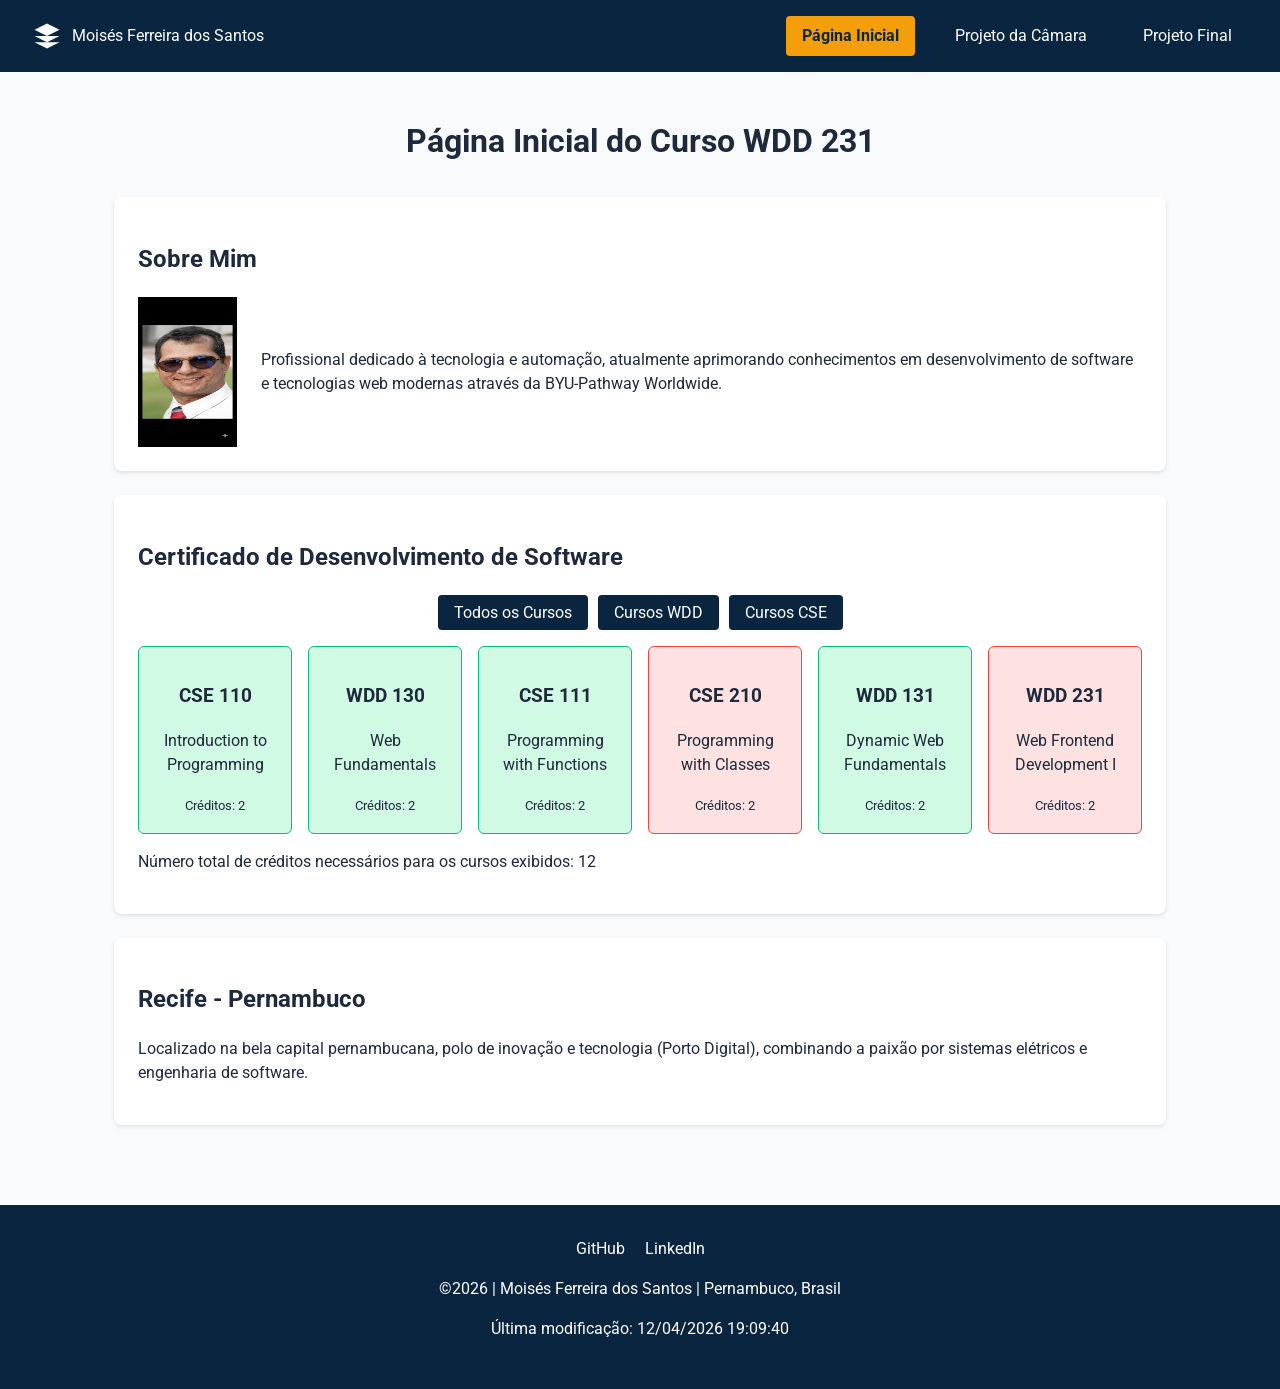
<file: index.html>
<!DOCTYPE html>
<html lang="pt-BR">
<head>
    <meta charset="UTF-8">
    <meta name="viewport" content="width=device-width, initial-scale=1.0">
    <title>WDD 231 - Página Inicial | Desenvolvimento Web</title>
    <meta name="description" content="Página inicial da disciplina WDD 231 - Desenvolvimento Web Dinâmico, apresentando portfólio de cursos, projetos e informações acadêmicas.">
    <meta name="author" content="Moisés Ferreira dos Santos">
    
    <!-- Google Fonts -->
    <link rel="preconnect" href="https://fonts.googleapis.com">
    <link rel="preconnect" href="https://fonts.gstatic.com" crossorigin>
    <link href="https://fonts.googleapis.com/css2?family=Roboto:wght@300;400;700&display=swap" rel="stylesheet">

    <!-- CSS Files -->
    <link rel="stylesheet" href="estilos/normalize.css">
    <link rel="stylesheet" href="estilos/telas-pequenas.css">
    <link rel="stylesheet" href="estilos/telas-grandes.css" media="(min-width: 768px)">

    <!-- JavaScript Files with defer -->
    <script src="scripts/navegacao.js" defer></script>
    <script src="scripts/data.js" defer></script>
    <script src="scripts/curso.js" defer></script>
</head>
<body>
    <header>
        <div class="logo-box">
            <!-- Logotipo SVG simulado ou arquivo próprio -->
            <svg class="logo" viewBox="0 0 24 24" width="30" height="30" aria-hidden="true">
                <path fill="#fff" d="M12 2L2 7l10 5 10-5-10-5zM2 17l10 5 10-5M2 12l10 5 10-5"/>
            </svg>
            <span class="nome-autor">Moisés Ferreira dos Santos</span>
        </div>
        <button id="menu" aria-label="Menu de Navegação"></button>
        <nav>
            <ul class="navigation">
                <li><a href="index.html" class="ativa">Página Inicial</a></li>
                <li><a href="#">Projeto da Câmara</a></li>
                <li><a href="#">Projeto Final</a></li>
            </ul>
        </nav>
    </header>

    <main>
        <h1>Página Inicial do Curso WDD 231</h1>

        <section class="card sobre-mim">
            <h2>Sobre Mim</h2>
            <div class="conteudo-sobre">
                <img src="imagens/perfil.png" alt="Foto de Perfil" width="150" height="150" loading="lazy">
                <p>Profissional dedicado à tecnologia e automação, atualmente aprimorando conhecimentos em desenvolvimento de software e tecnologias web modernas através da BYU-Pathway Worldwide.</p>
            </div>
        </section>

        <section class="card certificado">
            <h2>Certificado de Desenvolvimento de Software</h2>
            <div class="botoes-filtro">
                <button id="todos">Todos os Cursos</button>
                <button id="wdd">Cursos WDD</button>
                <button id="cse">Cursos CSE</button>
            </div>
            <div id="container-cursos" class="grid-cursos">
                <!-- Os cartões de curso serão injetados dinamicamente via JavaScript -->
            </div>
            <p id="total-creditos" class="creditos-info"></p>
        </section>

        <section class="card localizacao">
            <h2>Recife - Pernambuco</h2>
            <p>Localizado na bela capital pernambucana, polo de inovação e tecnologia (Porto Digital), combinando a paixão por sistemas elétricos e engenharia de software.</p>
        </section>
    </main>

    <footer>
        <div class="redes-sociais">
            <a href="https://github.com/" target="_blank" rel="noopener noreferrer">GitHub</a>
            <a href="https://linkedin.com/" target="_blank" rel="noopener noreferrer">LinkedIn</a>
        </div>
        <p>&copy;<span id="anoAtual"></span> | Moisés Ferreira dos Santos | Pernambuco, Brasil</p>
        <p id="ultimaModificacao"></p>
    </footer>
</body>
</html>
</file>
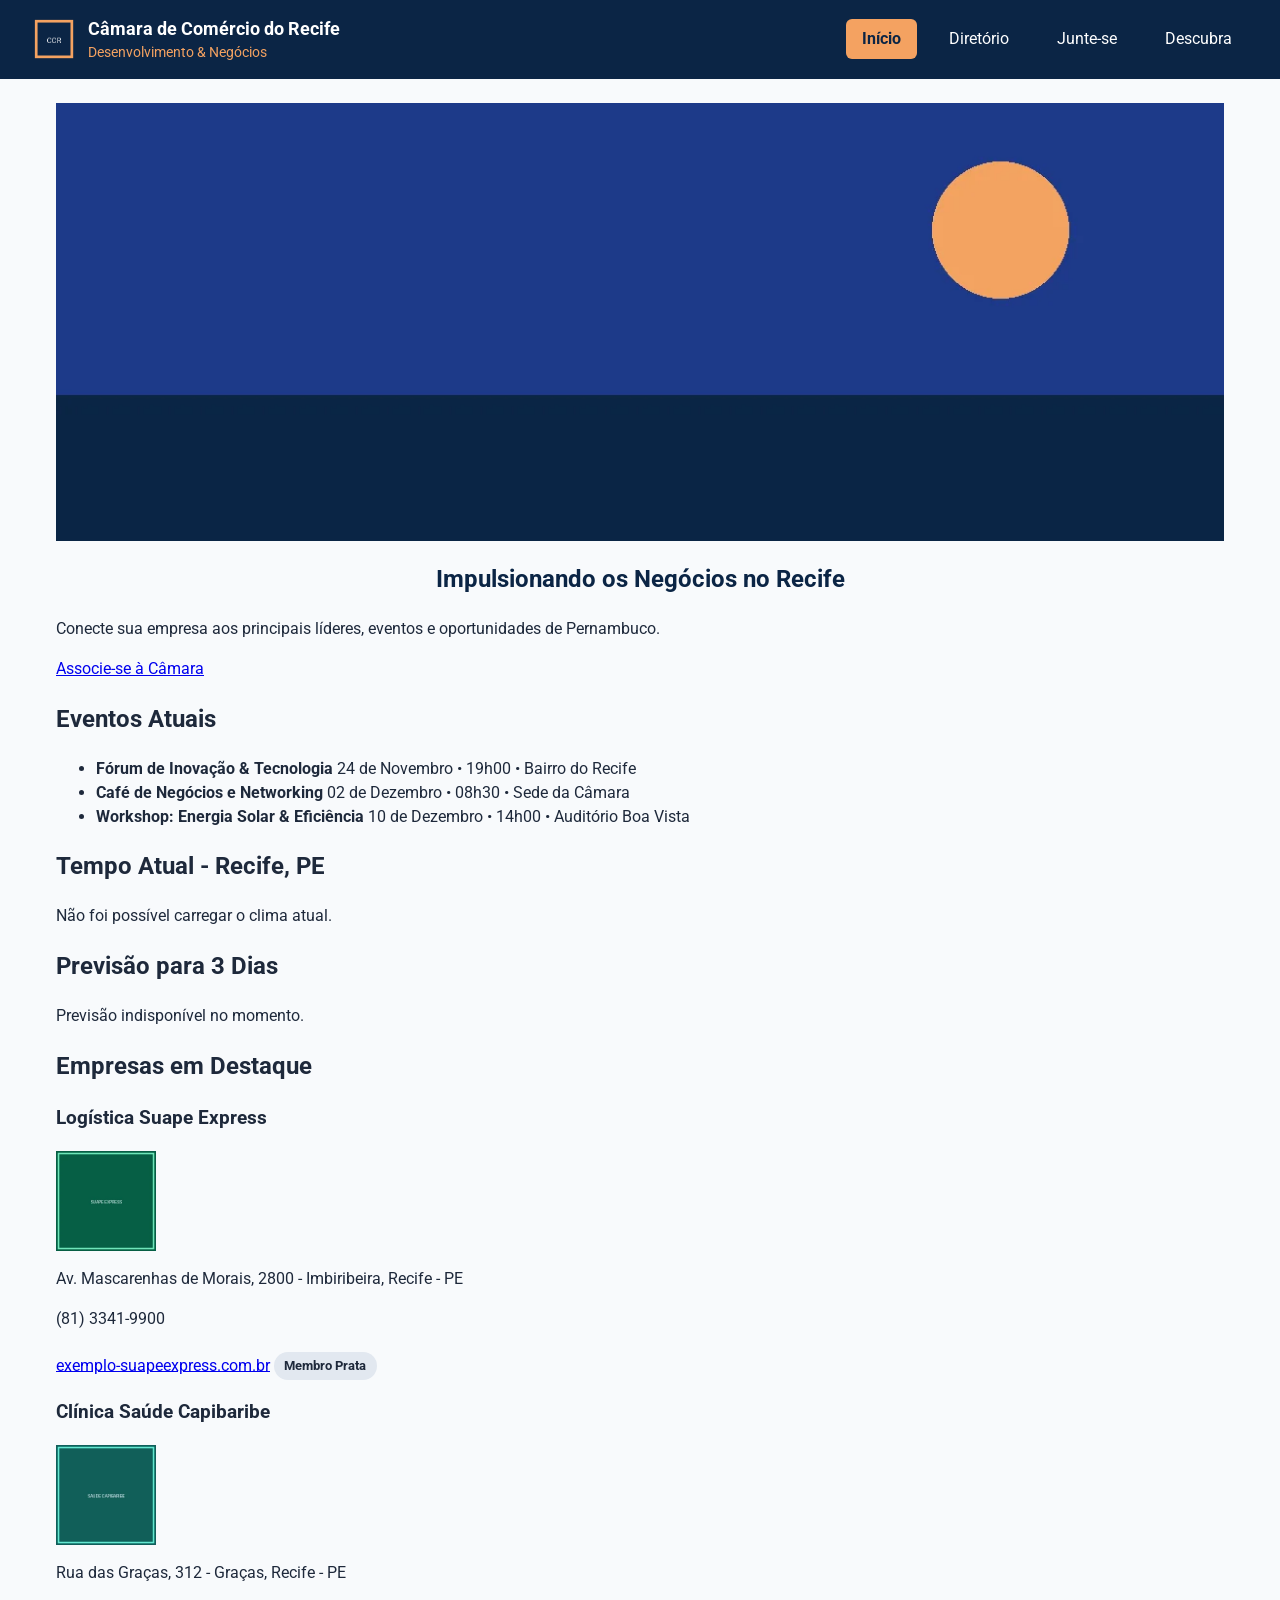
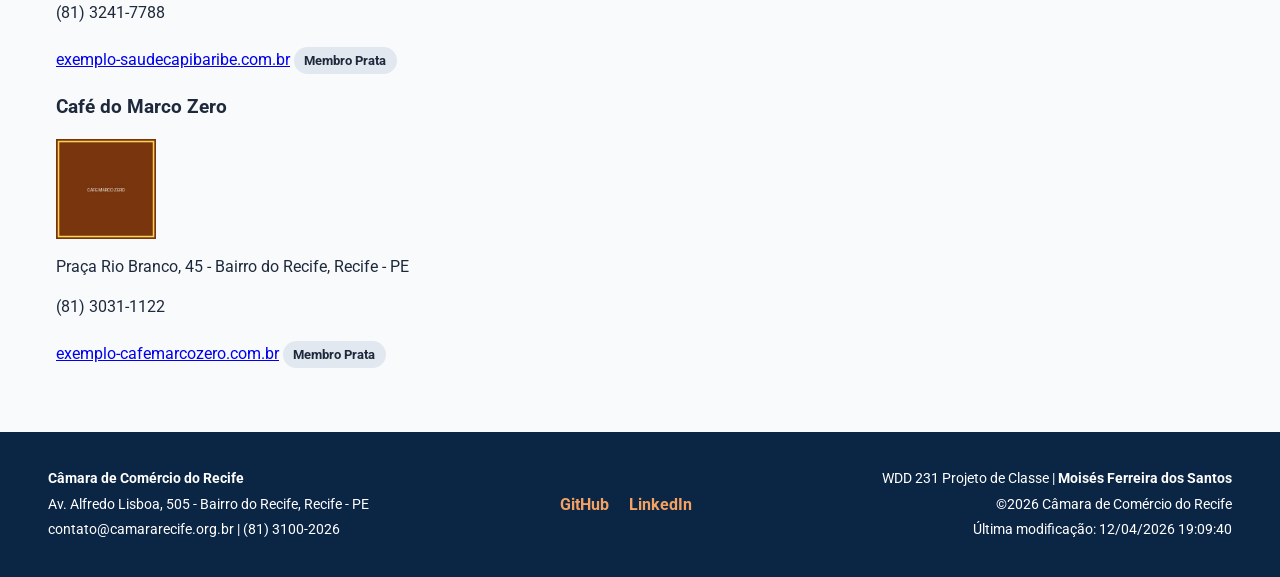
<file: camara/index.html>
<!DOCTYPE html>
<html lang="pt-BR">
<head>
    <meta charset="UTF-8">
    <meta name="viewport" content="width=device-width, initial-scale=1.0">
    <title>Início | Câmara de Comércio do Recife</title>
    <meta name="description" content="Bem-vindo à Câmara de Comércio do Recife. Conectamos empresas, promovemos eventos de negócios e impulsionamos o desenvolvimento econômico em Pernambuco.">
    <meta name="author" content="Moisés Ferreira dos Santos">

    <!-- Favicon -->
    <link rel="icon" href="imagens/favicon.png" type="image/png">

    <!-- Metadados Open Graph (Facebook) -->
    <meta property="og:title" content="Câmara de Comércio do Recife | Desenvolvimento & Negócios">
    <meta property="og:description" content="Associe-se à Câmara de Comércio do Recife e fortaleça sua rede de contatos, visibilidade empresarial e oportunidades de negócios.">
    <meta property="og:image" content="https://moisesfsantos.github.io/wdd231/camara/imagens/og-camara.png">
    <meta property="og:url" content="https://moisesfsantos.github.io/wdd231/camara/index.html">
    <meta property="og:type" content="website">

    <!-- Google Fonts -->
    <link rel="preconnect" href="https://fonts.googleapis.com">
    <link rel="preconnect" href="https://fonts.gstatic.com" crossorigin>
    <link href="https://fonts.googleapis.com/css2?family=Roboto:wght@400;700&display=swap" rel="stylesheet">

    <!-- Folhas de Estilo (Mesmos ficheiros da Semana 2) -->
    <link rel="stylesheet" href="estilos/normalize.css">
    <link rel="stylesheet" href="estilos/telas-pequenas.css">
    <link rel="stylesheet" href="estilos/telas-grandes.css">

    <!-- JavaScript específico da Página Inicial -->
    <script src="scripts/inicio.js" defer></script>
</head>
<body>
    <header>
        <div class="logo-box">
            <img src="imagens/favicon.png" alt="Logótipo Câmara de Comércio do Recife" width="44" height="44">
            <div class="titulo-site">
                <span class="nome-camara">Câmara de Comércio do Recife</span>
                <span class="subtitulo-camara">Desenvolvimento &amp; Negócios</span>
            </div>
        </div>
        <button id="menu" aria-label="Abrir ou fechar menu de navegação"></button>
        <nav>
            <ul class="navigation">
                <li><a href="index.html" class="ativa">Início</a></li>
                <li><a href="diretorio.html">Diretório</a></li>
                <li><a href="associacao.html">Junte-se</a></li>
                <li><a href="descubra.html">Descubra</a></li>
            </ul>
        </nav>
    </header>

    <main>
        <!-- Seção Hero com <img> obrigatório e CTA -->
        <section class="hero">
            <img src="imagens/hero-recife.webp" alt="Vista panorâmica do centro empresarial e histórico do Recife" width="1200" height="450">
            <div class="hero-conteudo">
                <h1>Impulsionando os Negócios no Recife</h1>
                <p>Conecte sua empresa aos principais líderes, eventos e oportunidades de Pernambuco.</p>
                <a href="associacao.html" class="btn-cta">Associe-se à Câmara</a>
            </div>
        </section>

        <!-- Grade de Informações: Eventos + Clima Atual + Previsão 3 Dias -->
        <div class="painel-inicio">
            <section class="card-painel eventos">
                <h2>Eventos Atuais</h2>
                <ul class="lista-eventos">
                    <li>
                        <strong>Fórum de Inovação &amp; Tecnologia</strong>
                        <span>24 de Novembro • 19h00 • Bairro do Recife</span>
                    </li>
                    <li>
                        <strong>Café de Negócios e Networking</strong>
                        <span>02 de Dezembro • 08h30 • Sede da Câmara</span>
                    </li>
                    <li>
                        <strong>Workshop: Energia Solar &amp; Eficiência</strong>
                        <span>10 de Dezembro • 14h00 • Auditório Boa Vista</span>
                    </li>
                </ul>
            </section>

            <section class="card-painel clima-atual">
                <h2>Tempo Atual - Recife, PE</h2>
                <div id="tempo-atual" class="info-clima">
                    <p>Carregando dados meteorológicos...</p>
                </div>
            </section>

            <section class="card-painel previsao-clima">
                <h2>Previsão para 3 Dias</h2>
                <div id="previsao-dias" class="lista-previsao">
                    <p>Carregando previsão...</p>
                </div>
            </section>
        </div>

        <!-- Seção de Empresas em Destaque (Ouro e Prata aleatórios via JSON) -->
        <section class="secao-destaques">
            <h2>Empresas em Destaque</h2>
            <div id="container-destaques" class="grade-destaques"></div>
        </section>
    </main>

    <footer>
        <div class="footer-info">
            <p><strong>Câmara de Comércio do Recife</strong></p>
            <p>Av. Alfredo Lisboa, 505 - Bairro do Recife, Recife - PE</p>
            <p>contato@camararecife.org.br | (81) 3100-2026</p>
        </div>
        <div class="footer-social">
            <a href="https://github.com/moisesfsantos" target="_blank" rel="noopener">GitHub</a>
            <a href="https://www.linkedin.com/" target="_blank" rel="noopener">LinkedIn</a>
        </div>
        <div class="footer-dev">
            <p>WDD 231 Projeto de Classe | <strong>Moisés Ferreira dos Santos</strong></p>
            <p>&copy;<span id="currentyear"></span> Câmara de Comércio do Recife</p>
            <p id="lastModified"></p>
        </div>
    </footer>
</body>
</html>
</file>
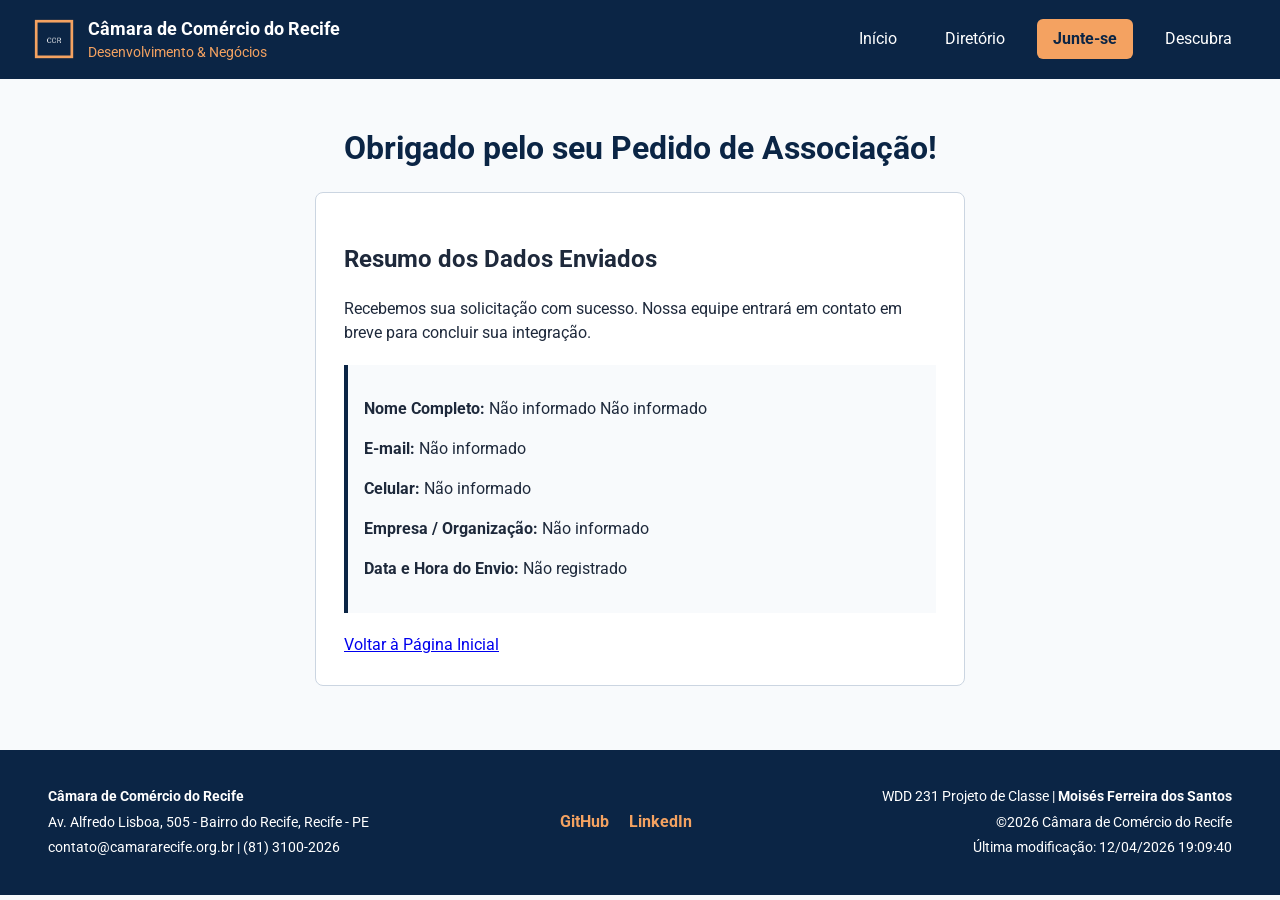
<file: camara/agradecimento.html>
<!DOCTYPE html>
<html lang="pt-BR">
<head>
    <meta charset="UTF-8">
    <meta name="viewport" content="width=device-width, initial-scale=1.0">
    <title>Confirmação de Associação | Câmara de Comércio do Recife</title>
    <meta name="description" content="Confirmação do envio do pedido de associação à Câmara de Comércio do Recife.">
    <meta name="author" content="Moisés Ferreira dos Santos">

    <!-- Favicon -->
    <link rel="icon" href="imagens/favicon.png" type="image/png">

    <!-- Google Fonts -->
    <link rel="preconnect" href="https://fonts.googleapis.com">
    <link rel="preconnect" href="https://fonts.gstatic.com" crossorigin>
    <link href="https://fonts.googleapis.com/css2?family=Roboto:wght@400;700&display=swap" rel="stylesheet">

    <!-- Folhas de Estilo -->
    <link rel="stylesheet" href="estilos/normalize.css">
    <link rel="stylesheet" href="estilos/telas-pequenas.css">
    <link rel="stylesheet" href="estilos/telas-grandes.css">

    <!-- JavaScript -->
    <script src="scripts/agradecimento.js" defer></script>
</head>
<body>
    <header>
        <div class="logo-box">
            <img src="imagens/favicon.png" alt="Logótipo Câmara de Comércio do Recife" width="44" height="44">
            <div class="titulo-site">
                <span class="nome-camara">Câmara de Comércio do Recife</span>
                <span class="subtitulo-camara">Desenvolvimento &amp; Negócios</span>
            </div>
        </div>
        <button id="menu" aria-label="Abrir ou fechar menu de navegação"></button>
        <nav>
            <ul class="navigation">
                <li><a href="index.html">Início</a></li>
                <li><a href="diretorio.html">Diretório</a></li>
                <li><a href="associacao.html" class="ativa">Junte-se</a></li>
                <li><a href="descubra.html">Descubra</a></li>
            </ul>
        </nav>
    </header>

    <main>
        <h1>Obrigado pelo seu Pedido de Associação!</h1>
        <section class="card-confirmacao">
            <h2>Resumo dos Dados Enviados</h2>
            <p>Recebemos sua solicitação com sucesso. Nossa equipe entrará em contato em breve para concluir sua integração.</p>
            <div id="dados-enviados" class="lista-confirmacao"></div>
            <a href="index.html" class="btn-cta">Voltar à Página Inicial</a>
        </section>
    </main>

    <footer>
        <div class="footer-info">
            <p><strong>Câmara de Comércio do Recife</strong></p>
            <p>Av. Alfredo Lisboa, 505 - Bairro do Recife, Recife - PE</p>
            <p>contato@camararecife.org.br | (81) 3100-2026</p>
        </div>
        <div class="footer-social">
            <a href="https://github.com/moisesfsantos" target="_blank" rel="noopener">GitHub</a>
            <a href="https://www.linkedin.com/" target="_blank" rel="noopener">LinkedIn</a>
        </div>
        <div class="footer-dev">
            <p>WDD 231 Projeto de Classe | <strong>Moisés Ferreira dos Santos</strong></p>
            <p>&copy;<span id="currentyear"></span> Câmara de Comércio do Recife</p>
            <p id="lastModified"></p>
        </div>
    </footer>
</body>
</html>
</file>
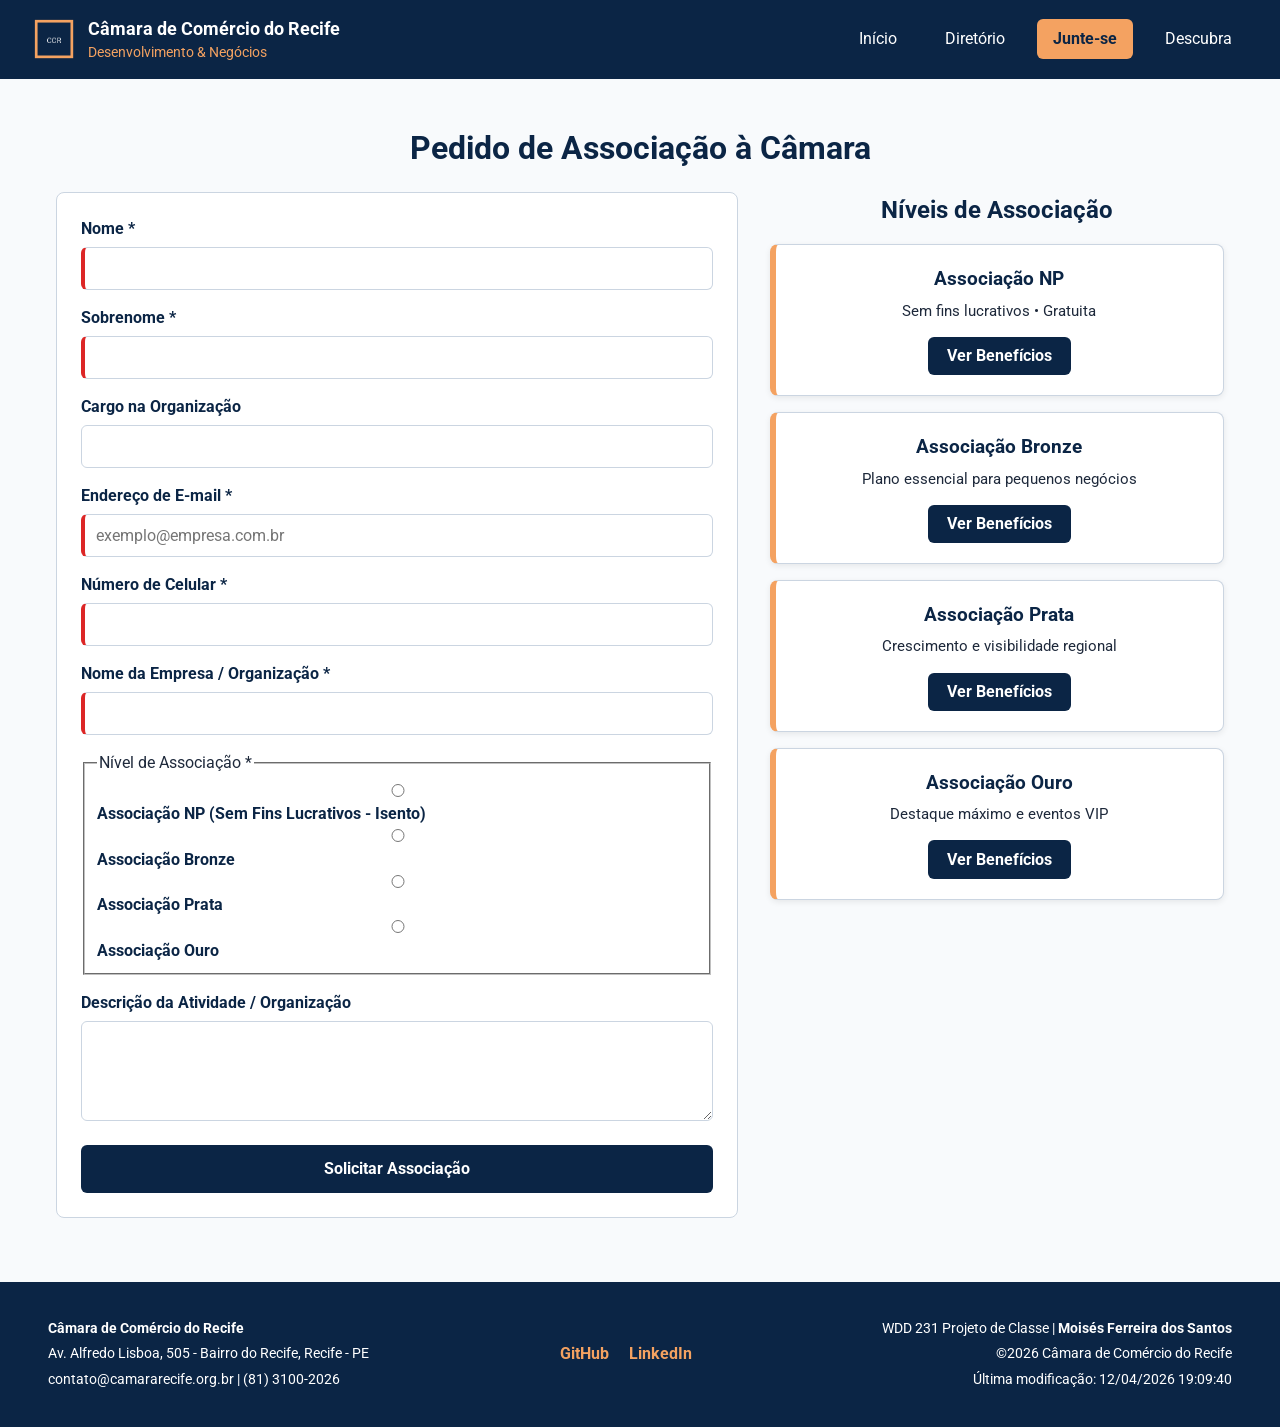
<file: camara/associacao.html>
<!DOCTYPE html>
<html lang="pt-BR">
<head>
    <meta charset="UTF-8">
    <meta name="viewport" content="width=device-width, initial-scale=1.0">
    <title>Associe-se | Câmara de Comércio do Recife</title>
    <meta name="description" content="Preencha o formulário de associação e torne-se membro da Câmara de Comércio do Recife. Conheça nossos planos NP, Bronze, Prata e Ouro.">
    <meta name="author" content="Moisés Ferreira dos Santos">

    <!-- Favicon -->
    <link rel="icon" href="imagens/favicon.png" type="image/png">

    <!-- Metadados Open Graph (Facebook) -->
    <meta property="og:title" content="Associe-se | Câmara de Comércio do Recife">
    <meta property="og:description" content="Escolha o plano ideal para sua empresa e aproveite benefícios exclusivos na Câmara de Comércio do Recife.">
    <meta property="og:image" content="https://moisesfsantos.github.io/wdd231/camara/imagens/og-camara.png">
    <meta property="og:url" content="https://moisesfsantos.github.io/wdd231/camara/associacao.html">
    <meta property="og:type" content="website">

    <!-- Google Fonts -->
    <link rel="preconnect" href="https://fonts.googleapis.com">
    <link rel="preconnect" href="https://fonts.gstatic.com" crossorigin>
    <link href="https://fonts.googleapis.com/css2?family=Roboto:wght@400;700&display=swap" rel="stylesheet">

    <!-- Folhas de Estilo -->
    <link rel="stylesheet" href="estilos/normalize.css">
    <link rel="stylesheet" href="estilos/telas-pequenas.css">
    <link rel="stylesheet" href="estilos/telas-grandes.css">

    <!-- JavaScript -->
    <script src="scripts/associacao.js" defer></script>
</head>
<body>
    <header>
        <div class="logo-box">
            <img src="imagens/favicon.png" alt="Logótipo Câmara de Comércio do Recife" width="44" height="44">
            <div class="titulo-site">
                <span class="nome-camara">Câmara de Comércio do Recife</span>
                <span class="subtitulo-camara">Desenvolvimento &amp; Negócios</span>
            </div>
        </div>
        <button id="menu" aria-label="Abrir ou fechar menu de navegação"></button>
        <nav>
            <ul class="navigation">
                <li><a href="index.html">Início</a></li>
                <li><a href="diretorio.html">Diretório</a></li>
                <li><a href="associacao.html" class="ativa">Junte-se</a></li>
                <li><a href="descubra.html">Descubra</a></li>
            </ul>
        </nav>
    </header>

    <main>
        <h1>Pedido de Associação à Câmara</h1>

        <div class="layout-associacao">
            <!-- Formulário de Associação -->
            <form method="get" action="agradecimento.html" class="form-associacao">
                <label>
                    Nome *
                    <input type="text" name="nome" title="Digite seu primeiro nome" autocomplete="given-name" required>
                </label>

                <label>
                    Sobrenome *
                    <input type="text" name="sobrenome" title="Digite seu sobrenome" autocomplete="family-name" required>
                </label>

                <label>
                    Cargo na Organização
                    <input type="text" name="cargo" title="Mínimo de 7 caracteres usando apenas letras, hífens e espaços" autocomplete="cargo-na-organizacao" pattern="[A-Za-zÀ-ÿ\-\s]{7,}">
                </label>

                <label>
                    Endereço de E-mail *
                    <input type="email" name="email" title="Digite um endereço de e-mail válido" autocomplete="email" placeholder="exemplo@empresa.com.br" required>
                </label>

                <label>
                    Número de Celular *
                    <input type="tel" name="celular" title="Digite seu número de celular com DDD" autocomplete="tel" required>
                </label>

                <label>
                    Nome da Empresa / Organização *
                    <input type="text" name="organizacao" title="Digite o nome da sua empresa ou organização" autocomplete="organizacao" required>
                </label>
            <fieldset class="grupo-nivel">
    <legend>Nível de Associação *</legend>
    <label class="opcao-radio">
        <input type="radio" name="nivel" value="np" required>
        Associação NP (Sem Fins Lucrativos - Isento)
    </label>
    <label class="opcao-radio">
        <input type="radio" name="nivel" value="bronze">
        Associação Bronze
    </label>
    <label class="opcao-radio">
        <input type="radio" name="nivel" value="silver">
        Associação Prata
    </label>
    <label class="opcao-radio">
        <input type="radio" name="nivel" value="gold">
        Associação Ouro
    </label>
                </fieldset>

                <label>
                    Descrição da Atividade / Organização
                    <textarea name="descricao" title="Descreva brevemente as atividades da sua organização" rows="4"></textarea>
                </label>

                <!-- Campo oculto de data e hora -->
                <input type="hidden" name="timestamp" id="timestamp">

                <button type="submit" class="btn-enviar">Solicitar Associação</button>
            </form>

            <!-- 4 Cartões de Níveis de Associação -->
            <section class="niveis-associacao" aria-label="Níveis de Associação">
                <h2>Níveis de Associação</h2>

                <div class="card-nivel animar-card">
                    <h3>Associação NP</h3>
                    <p>Sem fins lucrativos • Gratuita</p>
                    <button type="button" class="btn-modal" data-modal="modal-np">Ver Benefícios</button>
                </div>

                <div class="card-nivel animar-card">
                    <h3>Associação Bronze</h3>
                    <p>Plano essencial para pequenos negócios</p>
                    <button type="button" class="btn-modal" data-modal="modal-bronze">Ver Benefícios</button>
                </div>

                <div class="card-nivel animar-card">
                    <h3>Associação Prata</h3>
                    <p>Crescimento e visibilidade regional</p>
                    <button type="button" class="btn-modal" data-modal="modal-silver">Ver Benefícios</button>
                </div>

                <div class="card-nivel animar-card">
                    <h3>Associação Ouro</h3>
                    <p>Destaque máximo e eventos VIP</p>
                    <button type="button" class="btn-modal" data-modal="modal-gold">Ver Benefícios</button>
                </div>
            </section>
        </div>

        <!-- 4 Modais HTML (<dialog>) -->
        <dialog id="modal-np" class="modal-beneficios">
            <h3>Benefícios - Associação NP</h3>
            <p><strong>Taxa:</strong> Isenta (Exclusivo para ONGs e entidades sem fins lucrativos)</p>
            <ul>
                <li>Listagem oficial no Diretório de Membros</li>
                <li>Acesso às reuniões comunitárias e boletins informativos</li>
                <li>Divulgação de ações sociais nos canais da Câmara</li>
            </ul>
            <button type="button" class="fechar-modal">Fechar</button>
        </dialog>

        <dialog id="modal-bronze" class="modal-beneficios">
            <h3>Benefícios - Associação Bronze</h3>
            <p><strong>Taxa:</strong> R$ 150,00 / mês</p>
            <ul>
                <li>Todos os benefícios do plano NP</li>
                <li>Desconto de 15% em workshops e capacitações</li>
                <li>Acesso aos cafés de networking mensais</li>
            </ul>
            <button type="button" class="fechar-modal">Fechar</button>
        </dialog>

        <dialog id="modal-silver" class="modal-beneficios">
            <h3>Benefícios - Associação Prata</h3>
            <p><strong>Taxa:</strong> R$ 300,00 / mês</p>
            <ul>
                <li>Todos os benefícios do plano Bronze</li>
                <li>Elegível para destaque rotativo na Página Inicial</li>
                <li>Desconto de 30% em eventos e estandes em feiras</li>
                <li>Treinamentos trimestrais de gestão e inovação</li>
            </ul>
            <button type="button" class="fechar-modal">Fechar</button>
        </dialog>

        <dialog id="modal-gold" class="modal-beneficios">
            <h3>Benefícios - Associação Ouro</h3>
            <p><strong>Taxa:</strong> R$ 550,00 / mês</p>
            <ul>
                <li>Todos os benefícios do plano Prata</li>
                <li>Prioridade máxima de destaque na Página Inicial e redes sociais</li>
                <li>Convites VIP para fóruns executivos e rodadas de negócios</li>
                <li>Consultoria empresarial dedicada e patrocínio em eventos</li>
            </ul>
            <button type="button" class="fechar-modal">Fechar</button>
        </dialog>
    </main>

    <footer>
        <div class="footer-info">
            <p><strong>Câmara de Comércio do Recife</strong></p>
            <p>Av. Alfredo Lisboa, 505 - Bairro do Recife, Recife - PE</p>
            <p>contato@camararecife.org.br | (81) 3100-2026</p>
        </div>
        <div class="footer-social">
            <a href="https://github.com/moisesfsantos" target="_blank" rel="noopener">GitHub</a>
            <a href="https://www.linkedin.com/" target="_blank" rel="noopener">LinkedIn</a>
        </div>
        <div class="footer-dev">
            <p>WDD 231 Projeto de Classe | <strong>Moisés Ferreira dos Santos</strong></p>
            <p>&copy;<span id="currentyear"></span> Câmara de Comércio do Recife</p>
            <p id="lastModified"></p>
        </div>
    </footer>
</body>
</html>
</file>
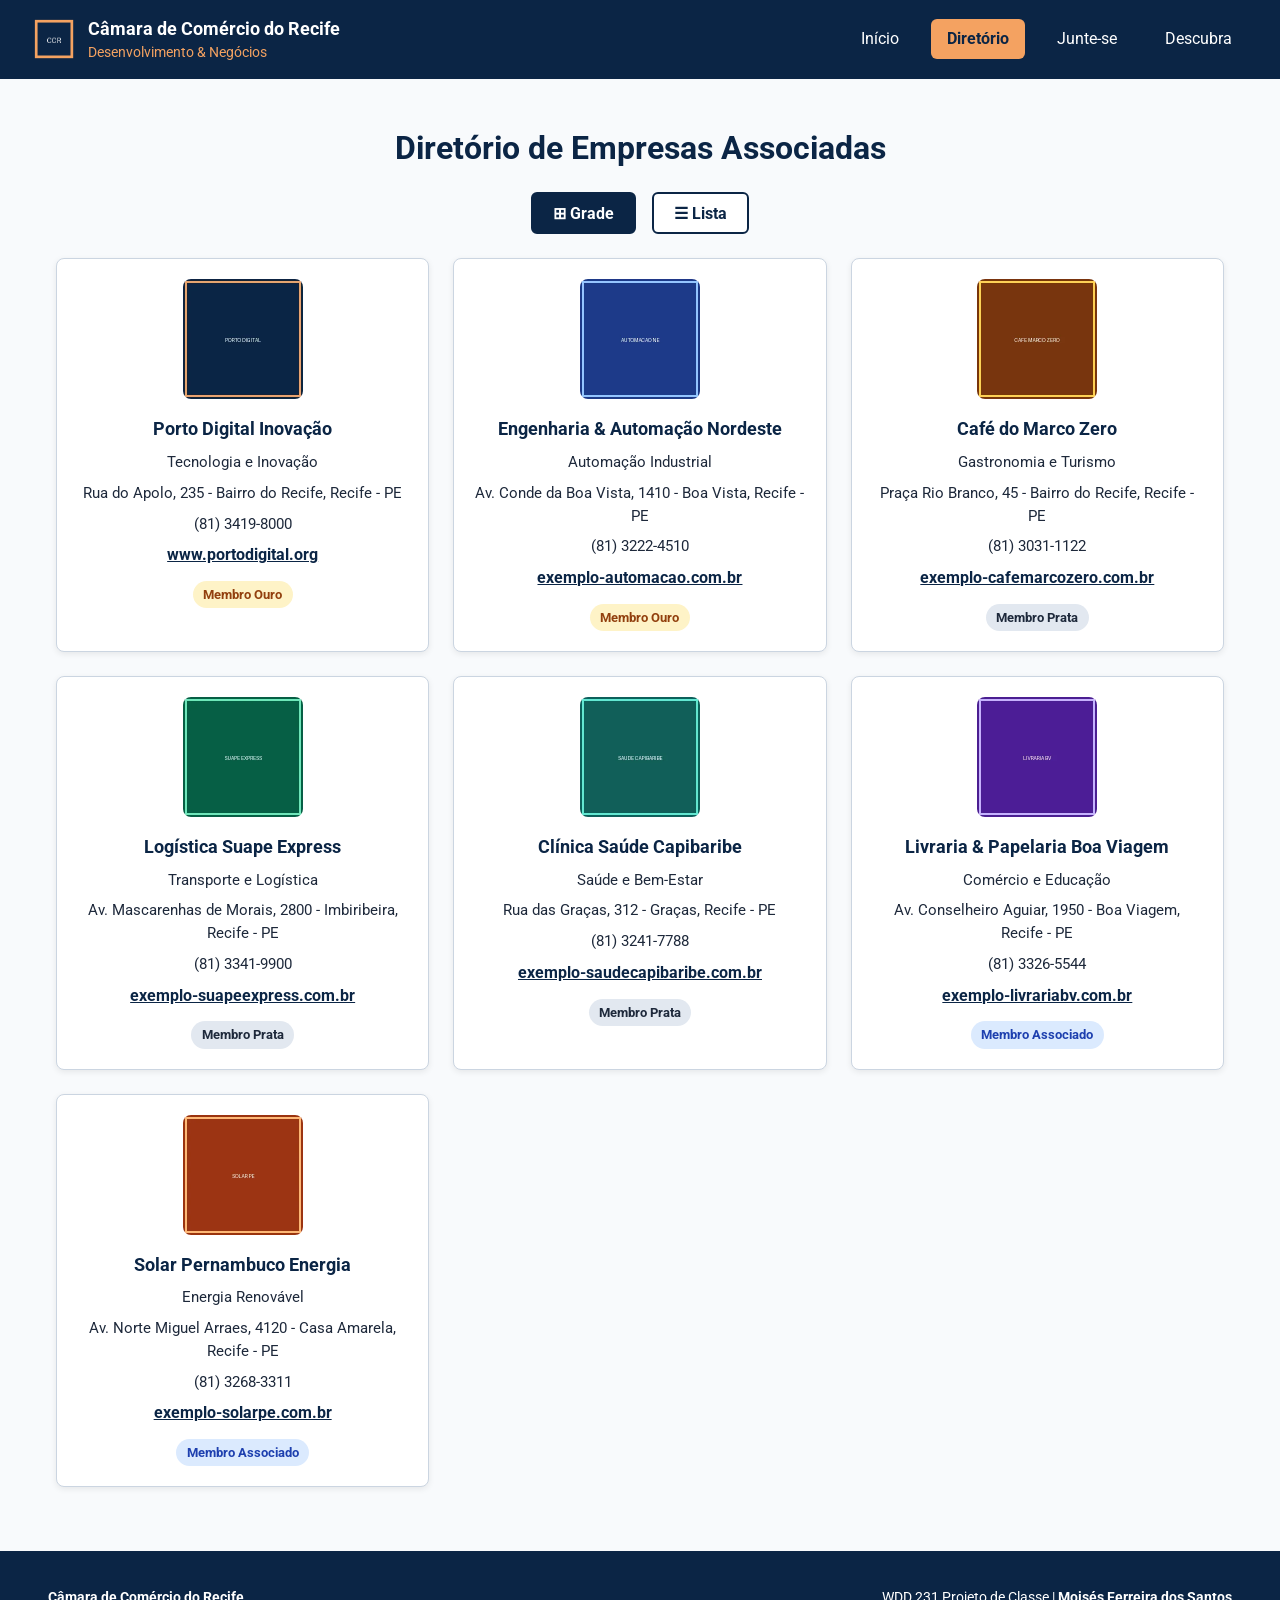
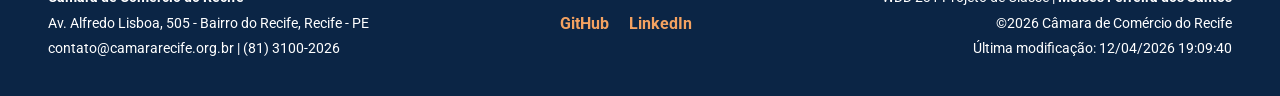
<file: camara/diretorio.html>
<!DOCTYPE html>
<html lang="pt-BR">
<head>
    <meta charset="UTF-8">
    <meta name="viewport" content="width=device-width, initial-scale=1.0">
    <title>Diretório de Membros | Câmara de Comércio do Recife</title>
    <meta name="description" content="Explore o diretório oficial de empresas associadas à Câmara de Comércio do Recife. Conecte-se com líderes locais de tecnologia, indústria, comércio e serviços.">
    <meta name="author" content="Moisés Ferreira dos Santos">

    <!-- Favicon -->
    <link rel="icon" href="imagens/favicon.png" type="image/png">

    <!-- Metadados Open Graph (Facebook) -->
    <meta property="og:title" content="Diretório de Membros | Câmara de Comércio do Recife">
    <meta property="og:description" content="Conheça as empresas e parceiros que impulsionam o desenvolvimento econômico de Recife e região metropolitana.">
    <meta property="og:image" content="https://moisesfsantos.github.io/wdd231/camara/imagens/og-camara.png">
    <meta property="og:url" content="https://moisesfsantos.github.io/wdd231/camara/diretorio.html">
    <meta property="og:type" content="website">

    <!-- Google Fonts -->
    <link rel="preconnect" href="https://fonts.googleapis.com">
    <link rel="preconnect" href="https://fonts.gstatic.com" crossorigin>
    <link href="https://fonts.googleapis.com/css2?family=Roboto:wght@400;700&display=swap" rel="stylesheet">

    <!-- Folhas de Estilo (Normalize primeiro, depois telas pequenas, depois telas grandes) -->
    <link rel="stylesheet" href="estilos/normalize.css">
    <link rel="stylesheet" href="estilos/telas-pequenas.css">
    <link rel="stylesheet" href="estilos/telas-grandes.css">

    <!-- JavaScript -->
    <script src="scripts/diretorio.js" defer></script>
</head>
<body>
    <header>
        <div class="logo-box">
            <img src="imagens/favicon.png" alt="Logótipo Câmara de Comércio do Recife" width="44" height="44">
            <div class="titulo-site">
                <span class="nome-camara">Câmara de Comércio do Recife</span>
                <span class="subtitulo-camara">Desenvolvimento &amp; Negócios</span>
            </div>
        </div>
        <button id="menu" aria-label="Abrir ou fechar menu de navegação"></button>
        <nav>
            <ul class="navigation">
                <li><a href="index.html">Início</a></li>
                <li><a href="diretorio.html" class="ativa">Diretório</a></li>
                <li><a href="associacao.html">Junte-se</a></li>
                <li><a href="descubra.html">Descubra</a></li>
            </ul>
        </nav>
    </header>

    <main>
        <h1>Diretório de Empresas Associadas</h1>

        <div class="controles-visualizacao">
            <button id="btn-grade" class="ativo" aria-label="Exibir em grade">⊞ Grade</button>
            <button id="btn-lista" aria-label="Exibir em lista">☰ Lista</button>
        </div>

        <section id="container-membros" class="grade" aria-label="Lista de membros da câmara">
            <h2>Membros</h2>
        </section>
    </main>

    <footer>
        <div class="footer-info">
            <p><strong>Câmara de Comércio do Recife</strong></p>
            <p>Av. Alfredo Lisboa, 505 - Bairro do Recife, Recife - PE</p>
            <p>contato@camararecife.org.br | (81) 3100-2026</p>
        </div>
        <div class="footer-social">
            <a href="https://github.com/moisesfsantos" target="_blank" rel="noopener">GitHub</a>
            <a href="https://www.linkedin.com/" target="_blank" rel="noopener">LinkedIn</a>
        </div>
        <div class="footer-dev">
            <p>WDD 231 Projeto de Classe | <strong>Moisés Ferreira dos Santos</strong></p>
            <p>&copy;<span id="currentyear"></span> Câmara de Comércio do Recife</p>
            <p id="lastModified"></p>
        </div>
    </footer>
</body>
</html>
</file>
<file: estilos/telas-pequenas.css>
:root {
    --primary-color: #0A2540;
    --secondary-color: #F59E0B;
    --bg-color: #F8FAFC;
    --text-color: #1E293B;
    --card-bg: #FFFFFF;
}

body {
    font-family: 'Roboto', sans-serif;
    background-color: var(--bg-color);
    color: var(--text-color);
    margin: 0;
    padding: 0;
}

header {
    background-color: var(--primary-color);
    color: #fff;
    display: flex;
    justify-content: space-between;
    align-items: center;
    padding: 1rem;
    position: relative;
}

.logo-box {
    display: flex;
    align-items: center;
    gap: 10px;
}

#menu {
    background: none;
    border: none;
    font-size: 1.8rem;
    color: #fff;
    cursor: pointer;
}

#menu::before {
    content: "☰";
}

#menu.open::before {
    content: "✕";
}

nav ul.navigation {
    display: none;
    list-style: none;
    padding: 0;
    margin: 0;
    position: absolute;
    top: 100%;
    left: 0;
    width: 100%;
    background-color: var(--primary-color);
}

nav ul.navigation.open {
    display: block;
}

nav ul.navigation li a {
    display: block;
    color: #fff;
    text-decoration: none;
    padding: 1rem;
    text-align: center;
    border-top: 1px solid rgba(255, 255, 255, 0.1);
}

nav ul.navigation li a:hover,
nav ul.navigation li a.ativa {
    background-color: var(--secondary-color);
    color: var(--primary-color);
    font-weight: bold;
}

main {
    padding: 1.5rem;
    max-width: 1100px;
    margin: 0 auto;
}

h1 {
    text-align: center;
    margin-bottom: 2rem;
}

.card {
    background-color: var(--card-bg);
    border-radius: 8px;
    padding: 1.5rem;
    margin-bottom: 1.5rem;
    box-shadow: 0 2px 4px rgba(0,0,0,0.1);
}

.grid-cursos {
    display: grid;
    grid-template-columns: repeat(auto-fit, minmax(140px, 1fr));
    gap: 1rem;
    margin-top: 1rem;
}

.curso-card {
    padding: 1rem;
    border-radius: 6px;
    text-align: center;
    border: 1px solid #cbd5e1;
}

.curso-card.concluido {
    background-color: #d1fae5;
    border-color: #10b981;
}

.curso-card.pendente {
    background-color: #fee2e2;
    border-color: #ef4444;
}

.botoes-filtro {
    display: flex;
    justify-content: center;
    gap: 10px;
    margin-bottom: 1rem;
}

.botoes-filtro button {
    padding: 0.5rem 1rem;
    border: none;
    border-radius: 4px;
    background-color: var(--primary-color);
    color: #fff;
    cursor: pointer;
}

.botoes-filtro button:hover {
    background-color: var(--secondary-color);
    color: var(--primary-color);
}

footer {
    background-color: var(--primary-color);
    color: #fff;
    text-align: center;
    padding: 2rem;
    margin-top: 2rem;
}

.redes-sociais {
    display: flex;
    justify-content: center;
    gap: 20px;
    margin-bottom: 1rem;
}

.redes-sociais a {
    color: #fff;
    text-decoration: none;
}

.redes-sociais a:hover {
    color: var(--secondary-color);
}
</file>
<file: estilos/telas-grandes.css>
@media only screen and (min-width: 768px) {
    #menu {
        display: none;
    }

    header {
        display: flex;
        justify-content: space-between;
        align-items: center;
        padding: 1rem 2rem;
    }

    nav ul.navigation {
        display: flex;
        position: static;
        width: auto;
        background: none;
        gap: 1.5rem;
    }

    nav ul.navigation li a {
        border-top: none;
        padding: 0.5rem 1rem;
        border-radius: 4px;
    }

    .conteudo-sobre {
        display: flex;
        align-items: center;
        gap: 1.5rem;
    }
}
</file>
<file: camara/estilos/telas-pequenas.css>
:root {
    --cor-primaria: #0B2545;
    --cor-secundaria: #F4A261;
    --cor-fundo: #F8FAFC;
    --cor-texto: #1E293B;
    --cor-cartao: #FFFFFF;
    --cor-borda: #CBD5E1;
}

body {
    font-family: 'Roboto', sans-serif;
    background-color: var(--cor-fundo);
    color: var(--cor-texto);
    margin: 0;
    padding: 0;
}

header {
    background-color: var(--cor-primaria);
    color: #FFFFFF;
    display: flex;
    justify-content: space-between;
    align-items: center;
    padding: 1rem;
    position: relative;
}

.logo-box {
    display: flex;
    align-items: center;
    gap: 0.75rem;
}

.titulo-site {
    display: flex;
    flex-direction: column;
}

.nome-camara {
    font-weight: 700;
    font-size: 1.1rem;
}

.subtitulo-camara {
    font-size: 0.85rem;
    color: var(--cor-secundaria);
}

#menu {
    background: none;
    border: none;
    color: #FFFFFF;
    font-size: 1.8rem;
    cursor: pointer;
}

#menu::before {
    content: "☰";
}

#menu.open::before {
    content: "✕";
}

nav ul.navigation {
    display: none;
    list-style: none;
    margin: 0;
    padding: 0;
    position: absolute;
    top: 100%;
    left: 0;
    width: 100%;
    background-color: var(--cor-primaria);
    z-index: 10;
}

nav ul.navigation.open {
    display: block;
}

nav ul.navigation li a {
    display: block;
    color: #FFFFFF;
    text-decoration: none;
    padding: 0.9rem;
    text-align: center;
    border-top: 1px solid rgba(255, 255, 255, 0.15);
}

nav ul.navigation li a:hover,
nav ul.navigation li a.ativa {
    background-color: var(--cor-secundaria);
    color: var(--cor-primaria);
    font-weight: 700;
}

main {
    max-width: 1200px;
    margin: 0 auto;
    padding: 1.5rem 1rem;
}

h1 {
    text-align: center;
    color: var(--cor-primaria);
    margin-bottom: 1.25rem;
}

.controles-visualizacao {
    display: flex;
    justify-content: center;
    gap: 1rem;
    margin-bottom: 1.5rem;
}

.controles-visualizacao button {
    padding: 0.6rem 1.25rem;
    border: 2px solid var(--cor-primaria);
    border-radius: 6px;
    background-color: var(--cor-cartao);
    color: var(--cor-primaria);
    font-weight: 700;
    cursor: pointer;
}

.controles-visualizacao button.ativo,
.controles-visualizacao button:hover {
    background-color: var(--cor-primaria);
    color: #FFFFFF;
}

#container-membros h2 {
    position: absolute;
    width: 1px;
    height: 1px;
    overflow: hidden;
    clip: rect(0, 0, 0, 0);
}

/* Modo Grade */
#container-membros.grade {
    display: grid;
    grid-template-columns: repeat(auto-fit, minmax(280px, 1fr));
    gap: 1.5rem;
}

#container-membros.grade .cartao-membro {
    background-color: var(--cor-cartao);
    border: 1px solid var(--cor-borda);
    border-radius: 8px;
    padding: 1.25rem;
    text-align: center;
    box-shadow: 0 2px 6px rgba(0, 0, 0, 0.08);
    display: flex;
    flex-direction: column;
    align-items: center;
    gap: 0.5rem;
}

#container-membros.grade .cartao-membro img {
    width: 120px;
    height: 120px;
    object-fit: cover;
    border-radius: 8px;
    margin-bottom: 0.5rem;
}

/* Modo Lista */
#container-membros.lista {
    display: flex;
    flex-direction: column;
    gap: 0.5rem;
}

#container-membros.lista .cartao-membro {
    display: flex;
    flex-direction: column;
    padding: 1rem;
    border: 1px solid var(--cor-borda);
    border-radius: 4px;
    background-color: var(--cor-cartao);
    gap: 0.25rem;
}

#container-membros.lista .cartao-membro:nth-child(even) {
    background-color: #E2E8F0;
}

#container-membros.lista .cartao-membro img,
#container-membros.lista .cartao-membro .setor-membro {
    display: none;
}

.cartao-membro h3 {
    margin: 0;
    color: var(--cor-primaria);
    font-size: 1.15rem;
}

.cartao-membro p {
    margin: 0;
    font-size: 0.95rem;
}

.cartao-membro a {
    color: var(--cor-primaria);
    font-weight: 700;
    text-decoration: underline;
    word-break: break-all;
}

.selo-nivel {
    display: inline-block;
    padding: 0.25rem 0.65rem;
    border-radius: 999px;
    font-size: 0.8rem;
    font-weight: 700;
    margin-top: 0.35rem;
}

.nivel-3 {
    background-color: #FEF3C7;
    color: #92400E;
}

.nivel-2 {
    background-color: #E2E8F0;
    color: #1E293B;
}

.nivel-1 {
    background-color: #DBEAFE;
    color: #1E40AF;
}

footer {
    background-color: var(--cor-primaria);
    color: #FFFFFF;
    padding: 2rem 1rem;
    margin-top: 2.5rem;
    display: flex;
    flex-direction: column;
    gap: 1.5rem;
    text-align: center;
}

footer p {
    margin: 0.25rem 0;
    font-size: 0.9rem;
}

.footer-social {
    display: flex;
    justify-content: center;
    gap: 1.25rem;
}

.footer-social a {
    color: var(--cor-secundaria);
    text-decoration: none;
    font-weight: 700;
}

/* === PÁGINA ASSOCIAÇÃO & CONFIRMAÇÃO === */
.layout-associacao {
    display: grid;
    grid-template-columns: 1fr;
    gap: 2rem;
}

.form-associacao {
    background-color: var(--cor-cartao);
    border: 1px solid var(--cor-borda);
    border-radius: 8px;
    padding: 1.5rem;
    display: flex;
    flex-direction: column;
    gap: 1rem;
}

.form-associacao label {
    display: flex;
    flex-direction: column;
    font-weight: 700;
    color: var(--cor-primaria);
    gap: 0.35rem;
}

.form-associacao input,
.form-associacao select,
.form-associacao textarea {
    padding: 0.7rem;
    border: 1px solid var(--cor-borda);
    border-radius: 6px;
    font-family: inherit;
    font-size: 1rem;
    color: var(--cor-texto);
}

.form-associacao input:required:invalid {
    border-left: 4px solid #DC2626;
}

.form-associacao input:required:valid {
    border-left: 4px solid #16A34A;
}

.btn-enviar {
    background-color: var(--cor-primaria);
    color: #FFFFFF;
    border: none;
    border-radius: 6px;
    padding: 0.9rem;
    font-weight: 700;
    cursor: pointer;
    margin-top: 0.5rem;
}

.btn-enviar:hover {
    background-color: var(--cor-secundaria);
    color: var(--cor-primaria);
}

.niveis-associacao {
    display: flex;
    flex-direction: column;
    gap: 1rem;
}

.niveis-associacao h2 {
    margin: 0;
    color: var(--cor-primaria);
    text-align: center;
}

@keyframes entradaCartao {
    from {
        opacity: 0;
        transform: translateY(20px);
    }
    to {
        opacity: 1;
        transform: translateY(0);
    }
}

.card-nivel {
    background-color: var(--cor-cartao);
    border: 1px solid var(--cor-borda);
    border-left: 6px solid var(--cor-secundaria);
    border-radius: 8px;
    padding: 1.25rem;
    text-align: center;
    box-shadow: 0 2px 6px rgba(0, 0, 0, 0.08);
    animation: entradaCartao 0.8s ease-out forwards;
}

.card-nivel h3 {
    margin: 0 0 0.4rem 0;
    color: var(--cor-primaria);
}

.card-nivel p {
    margin: 0 0 0.9rem 0;
    font-size: 0.95rem;
}

.btn-modal,
.fechar-modal {
    background-color: var(--cor-primaria);
    color: #FFFFFF;
    border: none;
    border-radius: 6px;
    padding: 0.6rem 1.2rem;
    font-weight: 700;
    cursor: pointer;
}

.modal-beneficios {
    border: none;
    border-radius: 8px;
    padding: 1.5rem;
    max-width: 450px;
    width: 90%;
    color: var(--cor-texto);
}

.modal-beneficios::backdrop {
    background-color: rgba(11, 37, 69, 0.75);
}

.modal-beneficios h3 {
    margin-top: 0;
    color: var(--cor-primaria);
}

.card-confirmacao {
    background-color: var(--cor-cartao);
    border: 1px solid var(--cor-borda);
    border-radius: 8px;
    padding: 1.75rem;
    max-width: 650px;
    margin: 0 auto;
}

.lista-confirmacao {
    background-color: var(--cor-fundo);
    border-left: 4px solid var(--cor-primaria);
    padding: 1rem;
    margin: 1.25rem 0;
}
</file>
<file: camara/estilos/telas-grandes.css>
@media only screen and (min-width: 768px) {
    #menu {
        display: none;
    }

    header {
        padding: 1rem 2rem;
    }

    nav ul.navigation {
        display: flex;
        position: static;
        width: auto;
        background: none;
        gap: 1rem;
    }

    nav ul.navigation li a {
        border-top: none;
        padding: 0.5rem 1rem;
        border-radius: 6px;
    }

    #container-membros.lista .cartao-membro {
        display: grid;
        grid-template-columns: 2fr 2fr 1.2fr 1.5fr 1fr;
        align-items: center;
        gap: 1rem;
    }

    footer {
        flex-direction: row;
        justify-content: space-between;
        align-items: center;
        text-align: left;
        padding: 2rem 3rem;
    }

    .footer-dev {
        text-align: right;
    }
    
    .layout-associacao {
        grid-template-columns: 3fr 2fr;
        align-items: start;
    }
}
</file>
